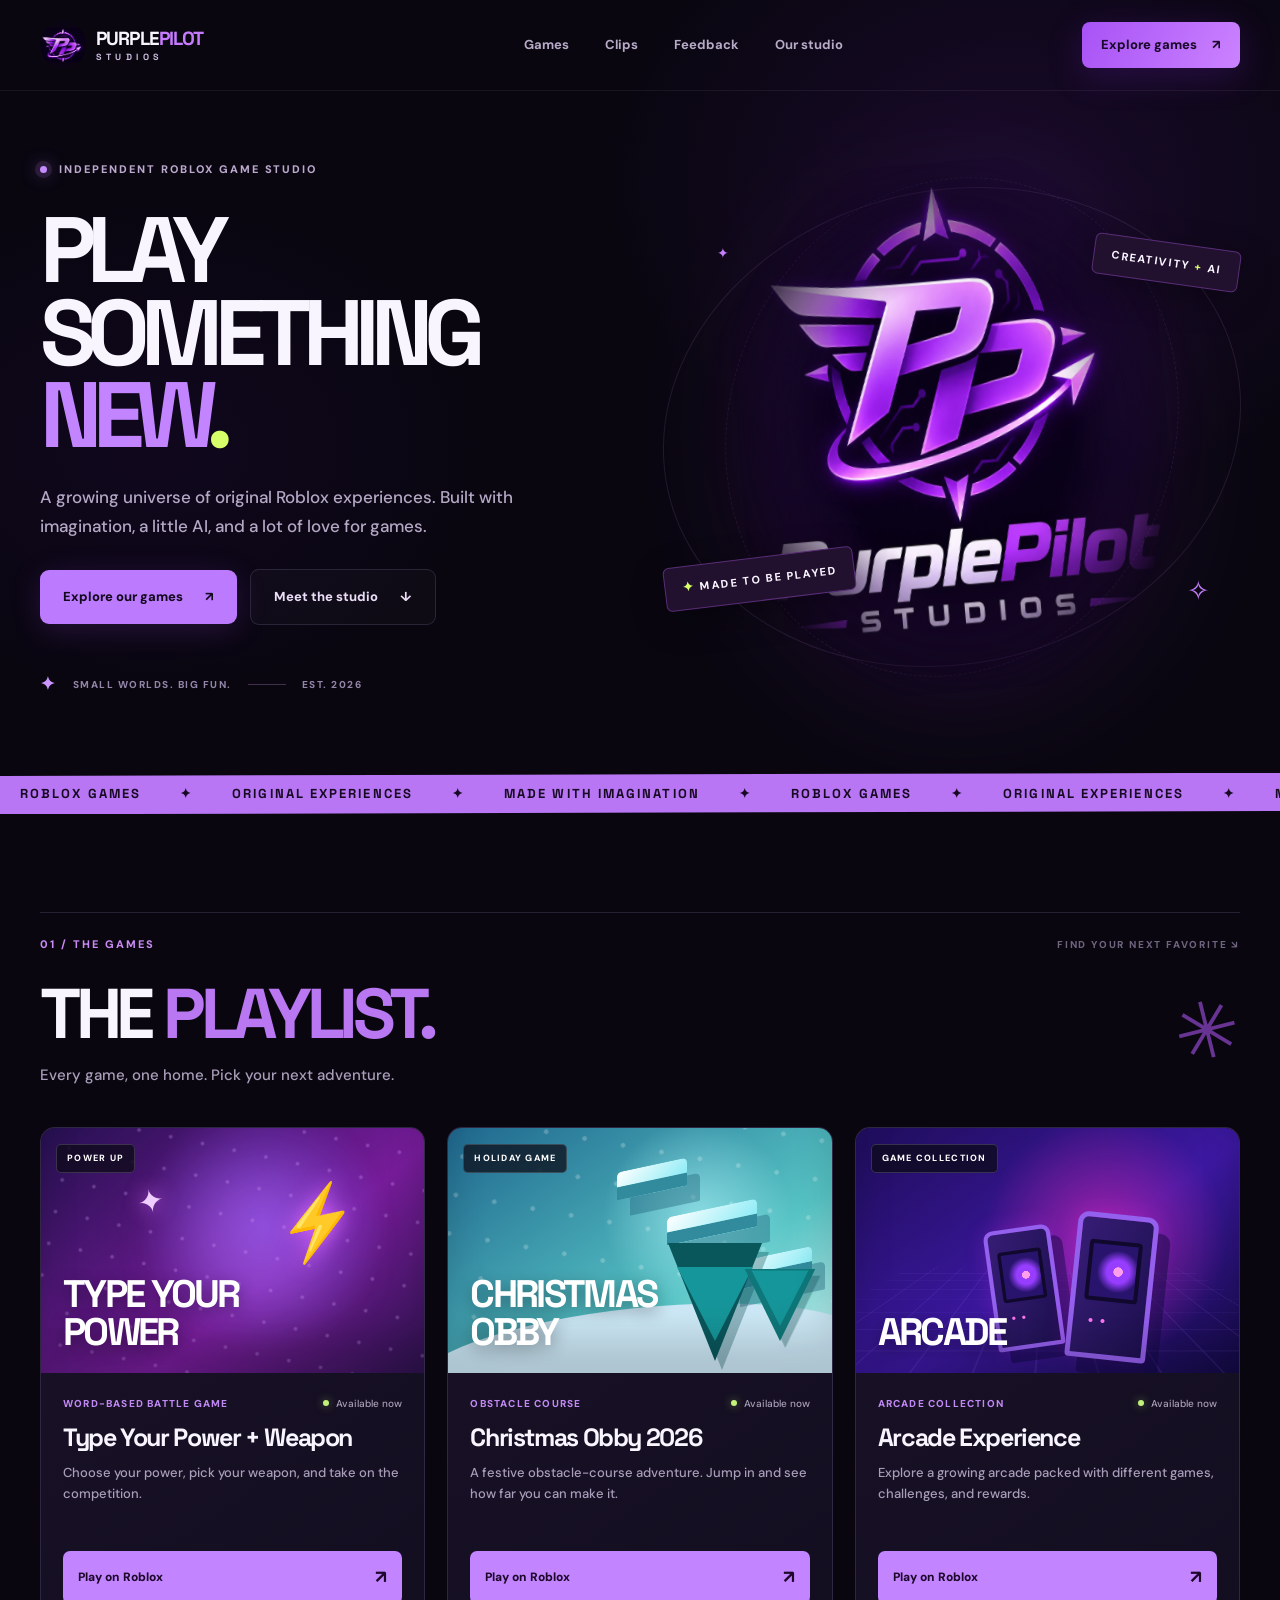
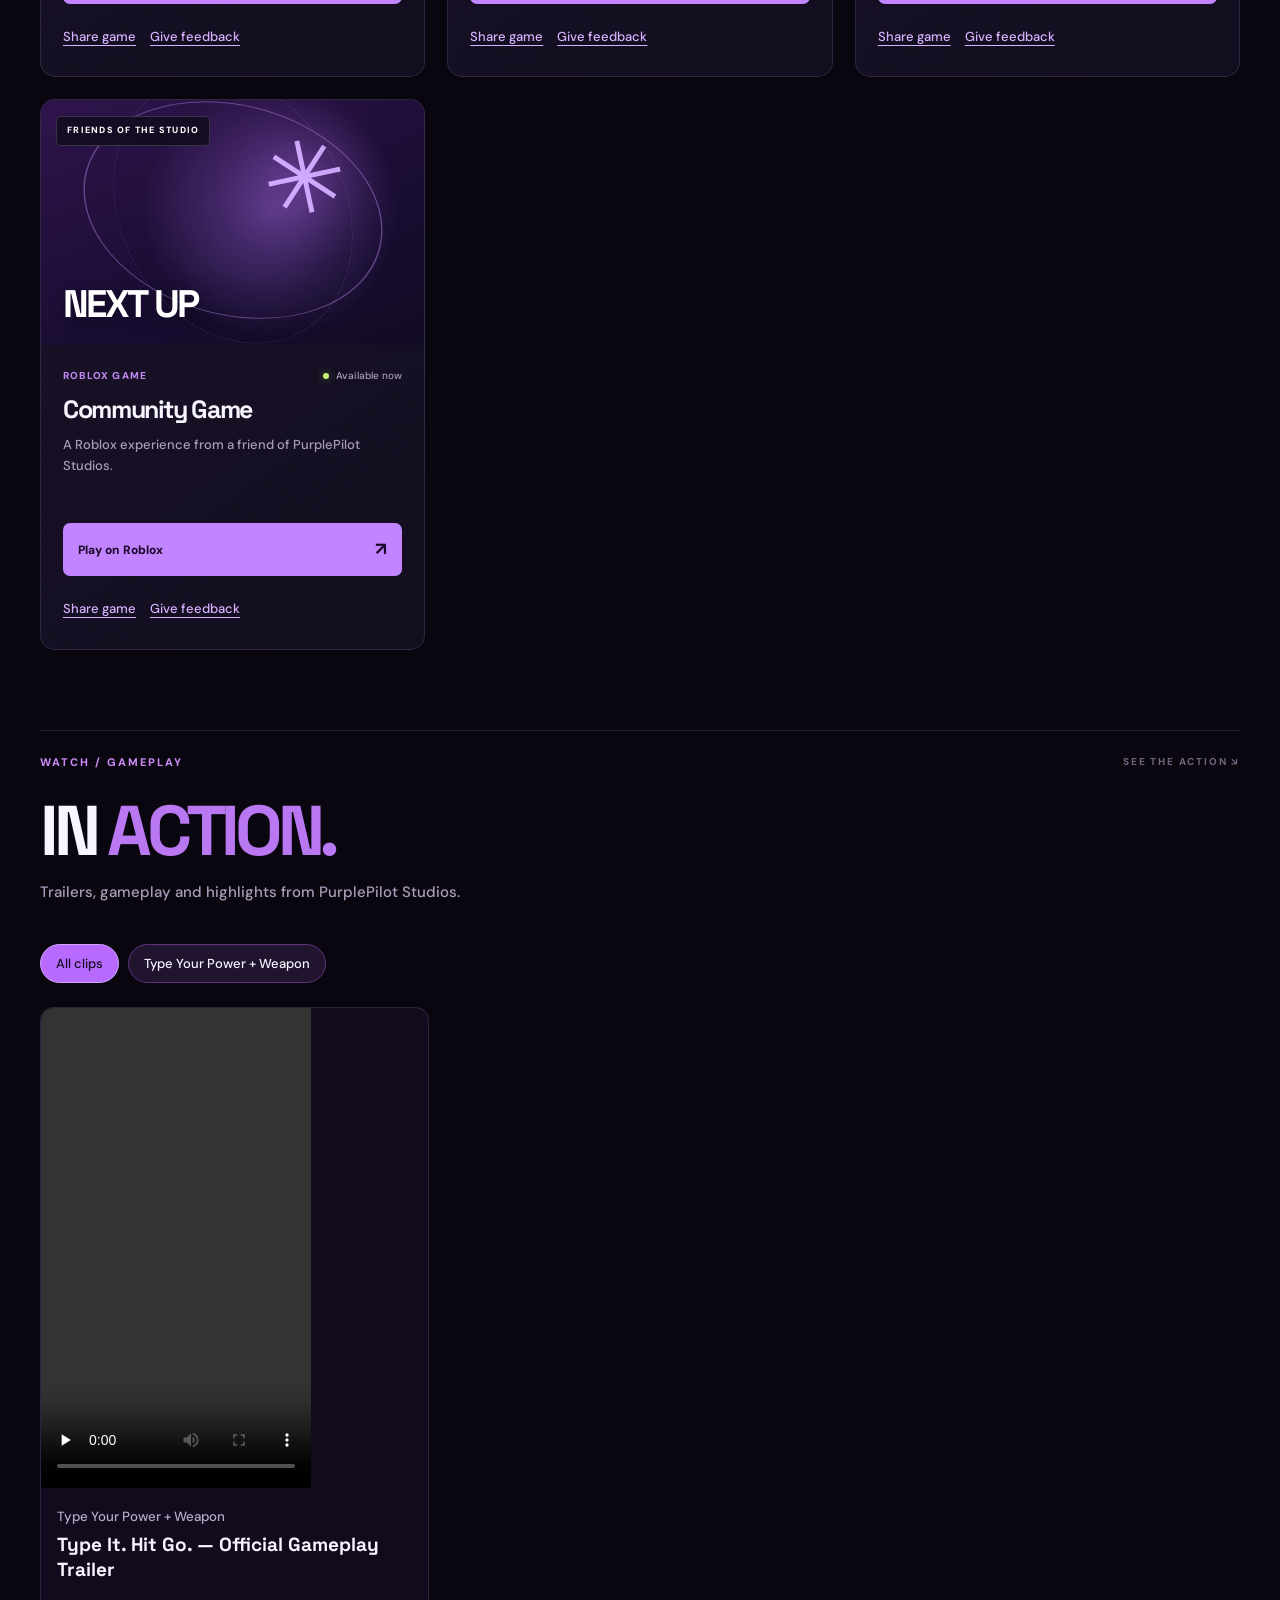
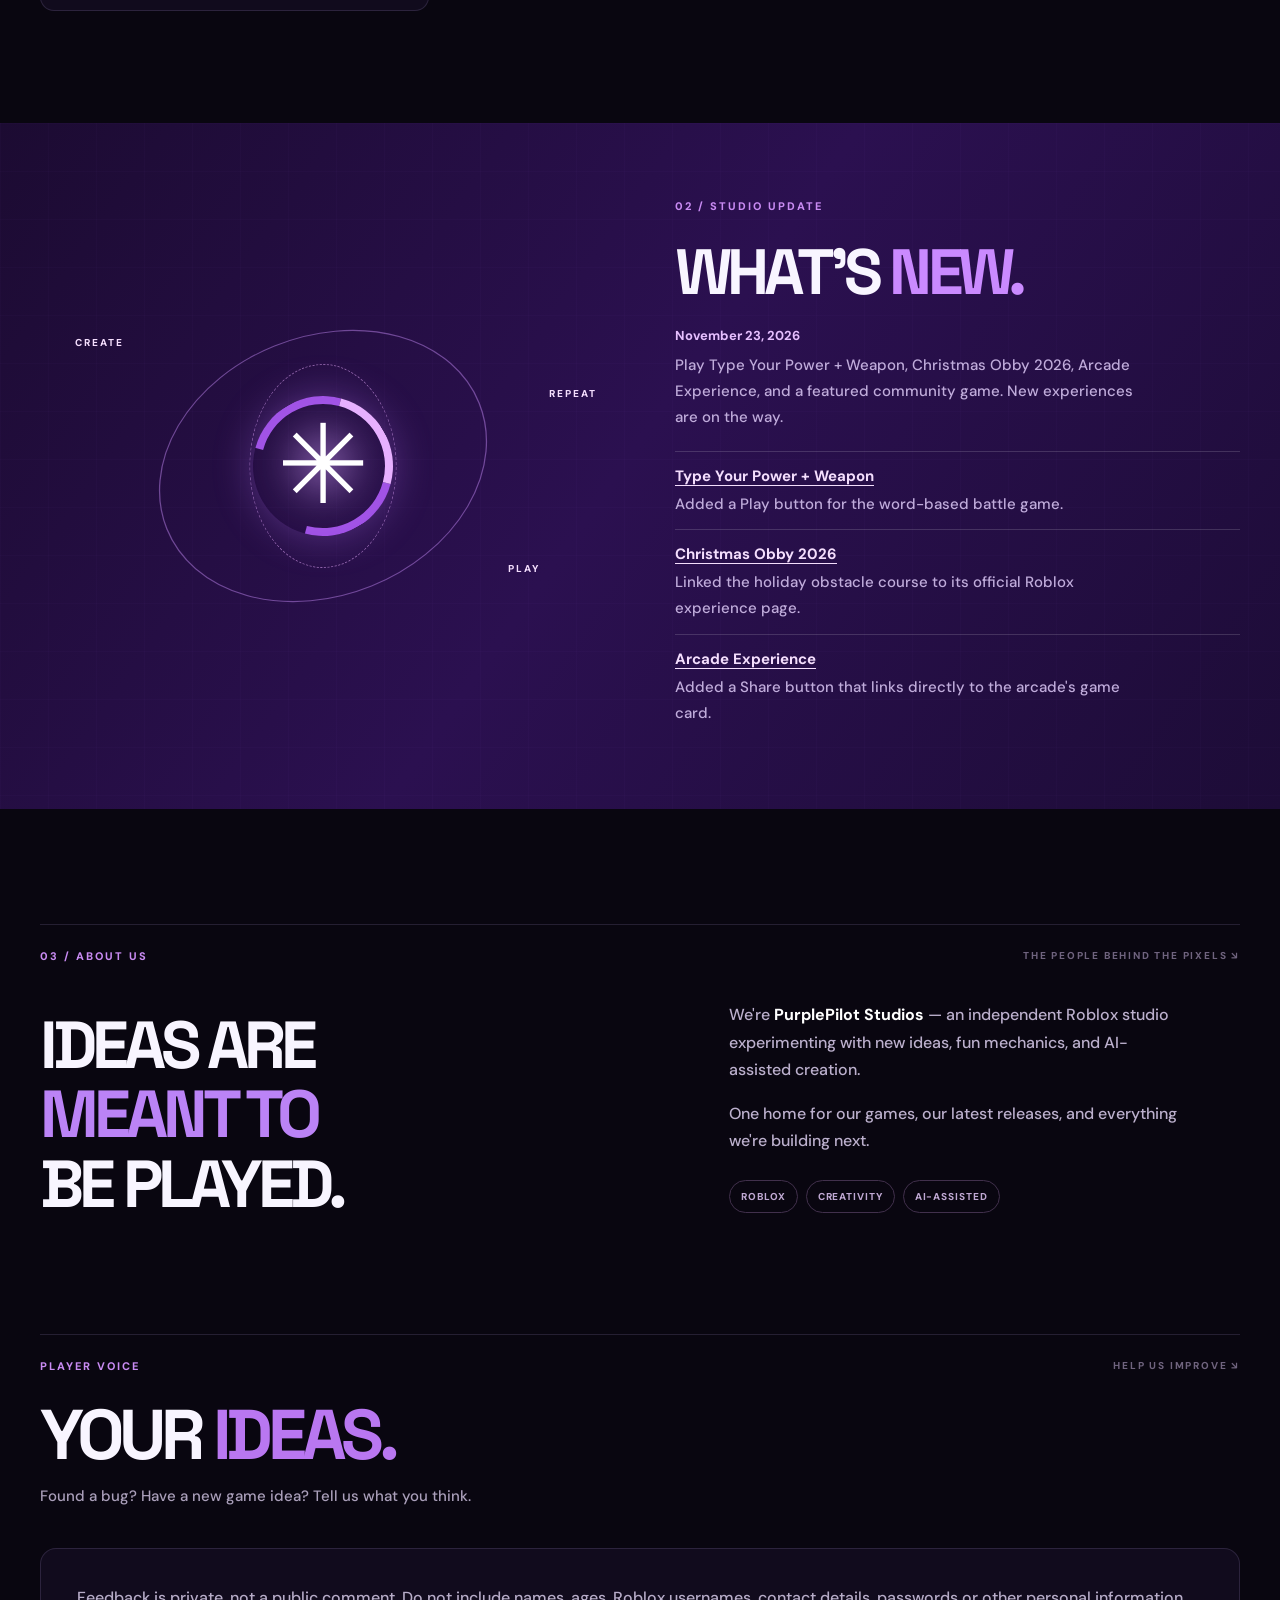
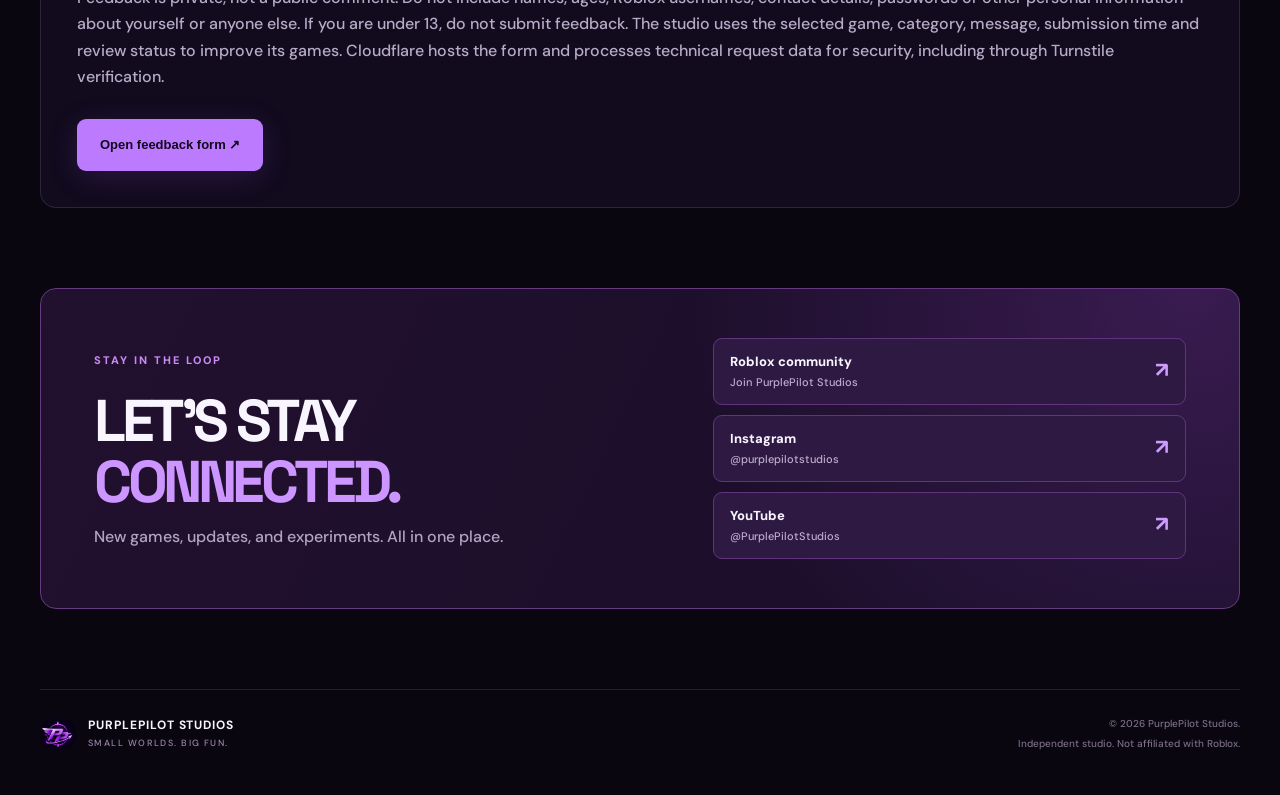
<file: index.html>
<!doctype html>
<html lang="en">
<head>
  <meta charset="UTF-8" />
  <meta name="viewport" content="width=device-width, initial-scale=1, viewport-fit=cover" />
  <meta name="theme-color" content="#0b0715" />
  <meta name="description" content="PurplePilot Studios creates original Roblox games with a little help from AI. Discover and play our games." />
  <meta property="og:title" content="PurplePilot Studios | Play Something New" />
  <meta property="og:description" content="Original Roblox experiences. Small worlds. Big fun." />
  <meta property="og:type" content="website" />
  <meta property="og:url" content="https://purplepilotstudios.pages.dev/" />
  <meta property="og:image" content="https://purplepilotstudios.pages.dev/assets/studio-logo.webp" />
  <link rel="icon" type="image/png" href="assets/favicon.png" />
  <link rel="apple-touch-icon" href="assets/favicon.png" />
  <link rel="preconnect" href="https://fonts.googleapis.com" />
  <link rel="preconnect" href="https://fonts.gstatic.com" crossorigin />
  <link href="https://fonts.googleapis.com/css2?family=DM+Sans:wght@400;500;600;700;800&family=Space+Grotesk:wght@400;500;600;700&display=swap" rel="stylesheet" />
  <link rel="stylesheet" href="styles.css" />
  <title>PurplePilot Studios — Play Something New</title>
  <script defer src="config.js"></script>
  <script defer src="site.js"></script>
  <script defer src="engagement.js"></script>
</head>
<body>
  <div class="site-bg" aria-hidden="true"></div>
  <header class="site-header" id="top">
    <nav class="nav shell" aria-label="Main navigation">
      <a class="brand" href="#top" aria-label="PurplePilot Studios, back to top">
        <img src="assets/mark.webp" alt="" class="brand-icon" width="46" height="46" />
        <span class="brand-wordmark"><strong>PURPLE<span>PILOT</span></strong><small>STUDIOS</small></span>
      </a>
      <div class="nav-links">
        <a href="#games">Games</a>
        <a href="#clips">Clips</a>
        <a href="#feedback">Feedback</a>
        <a href="#studio">Our studio</a>
      </div>
      <a class="nav-cta" href="#games">Explore games <span aria-hidden="true">↗</span></a>
    </nav>
  </header>

  <main>
    <section class="hero shell" aria-labelledby="hero-title">
      <div class="hero-left">
        <div class="eyebrow"><span class="live-dot"></span> INDEPENDENT ROBLOX GAME STUDIO</div>
        <h1 id="hero-title">PLAY<br/>SOMETHING<br/><em>NEW<span class="period">.</span></em></h1>
        <p class="hero-description">A growing universe of original Roblox experiences. Built with imagination, a little AI, and a lot of love for games.</p>
        <div class="hero-actions">
          <a class="button button-primary" href="#games">Explore our games <span aria-hidden="true">↗</span></a>
          <a class="button button-ghost" href="#studio">Meet the studio <span aria-hidden="true">↓</span></a>
        </div>
        <div class="hero-micro"><span class="star-symbol">✦</span> SMALL WORLDS. BIG FUN. <span class="micro-line"></span> EST. 2026</div>
      </div>
      <div class="hero-art" aria-label="PurplePilot Studios logo">
        <div class="hero-art-glow" aria-hidden="true"></div>
        <span class="floating-label float-top">CREATIVITY <span>+</span> AI</span>
        <div class="logo-frame"><img src="assets/studio-logo.webp" alt="PurplePilot Studios winged PP logo" width="530" height="530" /></div>
        <span class="floating-label float-bottom"><span class="tiny-spark">✦</span> MADE TO BE PLAYED</span>
        <div class="hero-star star-one" aria-hidden="true">✧</div>
        <div class="hero-star star-two" aria-hidden="true">✦</div>
      </div>
    </section>

    <div class="strip" aria-hidden="true"><div>ROBLOX GAMES <span>✦</span> ORIGINAL EXPERIENCES <span>✦</span> MADE WITH IMAGINATION <span>✦</span> ROBLOX GAMES <span>✦</span> ORIGINAL EXPERIENCES <span>✦</span> MADE WITH IMAGINATION</div></div>

    <section class="games-section shell" id="games" aria-labelledby="games-title">
      <div class="section-topline"><span class="mini-label">01 / THE GAMES</span><span class="right-note">FIND YOUR NEXT FAVORITE ↘</span></div>
      <div class="section-heading"><div><h2 id="games-title">THE <span>PLAYLIST.</span></h2><p>Every game, one home. Pick your next adventure.</p></div><span class="section-mark" aria-hidden="true">✳</span></div>
      <div id="game-grid" class="game-grid" aria-live="polite"></div>
    </section>

    <section class="engage-section shell" id="clips" aria-labelledby="clips-title">
      <div class="section-topline"><span class="mini-label">WATCH / GAMEPLAY</span><span class="right-note">SEE THE ACTION ↘</span></div>
      <div class="section-heading"><div><h2 id="clips-title">IN <span>ACTION.</span></h2><p>Trailers, gameplay and highlights from PurplePilot Studios.</p></div></div>
      <div id="clip-filters" class="engage-filters" aria-label="Filter videos by game" hidden></div>
      <div id="clip-grid" class="clip-grid"></div>
      <div id="clip-empty" class="engage-panel"><h3>More gameplay clips coming soon.</h3><p>Watch our latest videos on YouTube while we build the gallery.</p><a class="text-link" href="https://www.youtube.com/@PurplePilotStudios" target="_blank" rel="noopener noreferrer">Visit our YouTube channel ↗</a></div>
      <noscript>Enable JavaScript to browse the video gallery.</noscript>
    </section>

    <section class="update-section" id="updates" aria-labelledby="update-title">
      <div class="shell update-layout">
        <div class="update-visual" aria-hidden="true">
          <div class="update-rings"><span></span><span></span><span></span></div>
          <div class="update-center">✳</div>
          <span class="orbit-label orbit-one">CREATE</span><span class="orbit-label orbit-two">PLAY</span><span class="orbit-label orbit-three">REPEAT</span>
        </div>
        <div class="update-copy">
          <span id="announcement-eyebrow" class="mini-label">02 / STUDIO UPDATE</span>
          <h2 id="update-title">WHAT'S <span>NEW.</span></h2>
          <time class="update-date" datetime="2026-11-23">November 23, 2026</time>
          <p id="announcement-body">All three Roblox games are now playable from the hub.</p>
          <ul class="update-list" role="list">
            <li>
              <a href="#game-type-your-power-weapon">Type Your Power + Weapon</a>
              <p>Added a Play button for the word-based battle game.</p>
            </li>
            <li>
              <a href="#game-christmas-obby">Christmas Obby 2026</a>
              <p>Linked the holiday obstacle course to its official Roblox experience page.</p>
            </li>
            <li>
              <a href="#game-arcade-experience">Arcade Experience</a>
              <p>Added a Share button that links directly to the arcade's game card.</p>
            </li>
          </ul>
        </div>
      </div>
    </section>

    <section class="about-section shell" id="studio" aria-labelledby="about-title">
      <div class="section-topline"><span class="mini-label">03 / ABOUT US</span><span class="right-note">THE PEOPLE BEHIND THE PIXELS ↘</span></div>
      <div class="about-grid">
        <div class="about-copy"><h2 id="about-title">IDEAS ARE<br/><span>MEANT TO</span><br/>BE PLAYED.</h2></div>
        <div class="about-details"><p>We're <strong>PurplePilot Studios</strong> — an independent Roblox studio experimenting with new ideas, fun mechanics, and AI-assisted creation.</p><p>One home for our games, our latest releases, and everything we're building next.</p><div class="pill-row"><span>ROBLOX</span><span>CREATIVITY</span><span>AI-ASSISTED</span></div></div>
      </div>
    </section>

    <section class="engage-section feedback-section shell" id="feedback" aria-labelledby="feedback-title">
      <div class="section-topline"><span class="mini-label">PLAYER VOICE</span><span class="right-note">HELP US IMPROVE ↘</span></div>
      <div class="section-heading"><div><h2 id="feedback-title">YOUR <span>IDEAS.</span></h2><p>Found a bug? Have a new game idea? Tell us what you think.</p></div></div>
      <div class="engage-panel">
        <p>Feedback is private, not a public comment. Do not include names, ages, Roblox usernames, contact details, passwords or other personal information about yourself or anyone else. If you are under 13, do not submit feedback. The studio uses the selected game, category, message, submission time and review status to improve its games. Cloudflare hosts the form and processes technical request data for security, including through Turnstile verification.</p>
        <button type="button" class="button button-primary" id="feedback-open">Open feedback form ↗</button>
        <p id="feedback-status" role="status" aria-live="polite"></p>
        <form id="feedback-form" hidden>
          <label for="feedback-game">Game</label><select id="feedback-game" name="game"><option value="studio">Studio / website / new game idea</option></select>
          <label for="feedback-kind">Feedback type</label><select id="feedback-kind" name="category" required><option value="idea">Idea or feature request</option><option value="bug">Bug report</option><option value="feedback">General feedback</option></select>
          <label for="feedback-message">What should we know?</label><textarea id="feedback-message" name="message" rows="5" minlength="10" maxlength="1000" required placeholder="For a bug, describe what happened and how to reproduce it. No personal information."></textarea>
          <small>10–1,000 characters. Messages are stored privately for studio review, not published. Please do not submit if you are under 13.</small>
          <div id="feedback-challenge"></div>
          <button type="submit" class="button button-primary" id="feedback-submit" disabled>Send feedback</button>
        </form>
        <noscript>Feedback requires JavaScript.</noscript>
      </div>
    </section>

    <section class="connect shell" aria-labelledby="connect-title">
      <div class="connect-inner">
        <div><span class="mini-label">STAY IN THE LOOP</span><h2 id="connect-title">LET'S STAY<br/><em>CONNECTED.</em></h2><p>New games, updates, and experiments. All in one place.</p></div>
        <div id="social-links" class="social-links" aria-label="Studio social media links"><span class="muted-social">Our social profiles are being connected.</span></div>
      </div>
    </section>
  </main>

  <footer class="site-footer shell">
    <div class="footer-left"><img src="assets/mark.webp" alt="" width="36" height="36" /><div><strong>PURPLEPILOT STUDIOS</strong><small>SMALL WORLDS. BIG FUN.</small></div></div>
    <div class="footer-right"><span>© <span id="year">2026</span> PurplePilot Studios.</span><span>Independent studio. Not affiliated with Roblox.</span></div>
  </footer>
</body>
</html>
</file>
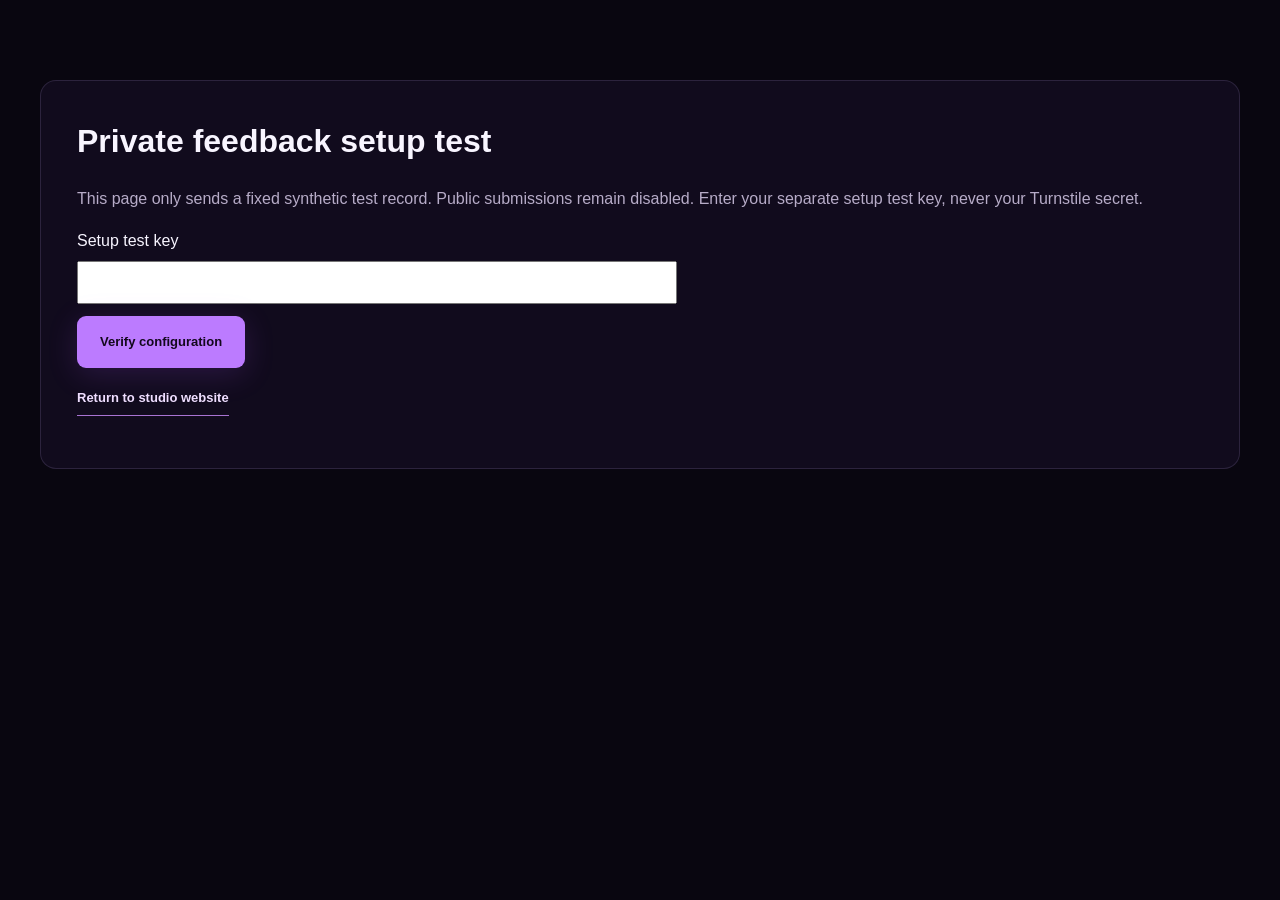
<file: feedback-test.html>
<!doctype html>
<html lang="en"><head><meta charset="utf-8"><meta name="viewport" content="width=device-width, initial-scale=1"><meta name="robots" content="noindex,nofollow"><meta name="referrer" content="no-referrer"><title>PurplePilot | Feedback setup test</title><link rel="stylesheet" href="/styles.css"><script defer src="/feedback-test.js"></script></head>
<body><main class="shell engage-section"><div class="engage-panel"><h1>Private feedback setup test</h1><p>This page only sends a fixed synthetic test record. Public submissions remain disabled. Enter your separate setup test key, never your Turnstile secret.</p><form id="unlock-test"><label for="setup-key">Setup test key</label><br><input id="setup-key" type="password" autocomplete="off" required minlength="32" maxlength="256" style="width:100%;max-width:600px;padding:12px;margin-top:8px"><br><button class="button button-primary" type="submit">Verify configuration</button></form><p id="test-status" role="status" aria-live="polite"></p><div id="test-controls" hidden><div id="test-challenge"></div><button id="send-test" type="button" class="button button-primary" disabled>Send synthetic test report</button></div><p><a class="text-link" href="/">Return to studio website</a></p></div></main></body></html>
</file>
<file: styles.css>
:root {
  --ink: #f8f5ff;
  --soft: #b7acc8;
  --muted: #857996;
  --surface: #110b1d;
  --stroke: rgba(206, 180, 255, .14);
  --purple: #b86aff;
  --magenta: #e26eff;
  --acid: #d7ff69;
  --page: #090610;
  --font-display: "Space Grotesk", "Arial Black", sans-serif;
  --font-body: "DM Sans", Arial, sans-serif;
}
*, *::before, *::after { box-sizing: border-box; }
html {scroll-behavior: smooth; scroll-padding-top: 110px; overflow-x: clip;}
body {margin:0; color:var(--ink); background:var(--page); font: 500 16px/1.5 var(--font-body); -webkit-font-smoothing:antialiased; min-width: 320px; overflow-x:hidden;}
a {color:inherit; text-decoration:none;}
button, a { -webkit-tap-highlight-color: transparent; }
a:focus-visible {outline:2px solid var(--acid);outline-offset:5px;border-radius:5px;}
img {max-width:100%;display:block;}
::selection {background:var(--purple);color:#130a20;}
.shell {width:min(calc(100% - 80px),1210px); margin-inline:auto;}
.site-bg {position:absolute;top:0;inset-inline:0;height:830px;z-index:-1;pointer-events:none;background:radial-gradient(ellipse 540px 420px at 79% 22%,rgba(94,28,157,.19),transparent 75%),radial-gradient(ellipse 480px 360px at 12% 54%,rgba(53,13,96,.17),transparent 68%);}
.site-header {position:relative;z-index:5;border-bottom:1px solid rgba(255,255,255,.06);}
.nav {height:90px;display:flex;align-items:center;justify-content:space-between;gap:30px;}
.brand {display:flex;align-items:center;gap:10px; min-width: 244px;}
.brand-icon {border-radius:50%; width:46px;height:46px;object-fit:cover;}
.brand-wordmark {display:flex; flex-direction:column; gap:0; letter-spacing:.045em; font-family:var(--font-display); line-height:1;}
.brand-wordmark strong {font-weight:700;font-size:19px;letter-spacing:-.045em;}
.brand-wordmark strong span {color:#c67bff;}
.brand-wordmark small {font-size:9px;letter-spacing:.5em;margin-top:5px;color:#cdc0df;font-weight:700;}
.nav-links {display:flex;align-items:center;gap:36px;color:#b8abc8;font-size:13px;font-weight:700;}
.nav-links a {transition:color .2s;}
.nav-links a:hover {color:white;}
.nav-cta {background:linear-gradient(116deg,#a852f6,#cb83ff);color:#1a092a;display:inline-flex;align-items:center;justify-content:center;gap:15px;padding:13px 19px;border-radius:8px;font-size:13px;font-weight:800;white-space:nowrap;box-shadow:0 8px 35px rgba(126,33,208,.23);transition:transform .2s,box-shadow .2s;}
.nav-cta:hover,.button-primary:hover {transform:translateY(-3px);box-shadow:0 14px 35px rgba(126,33,208,.32);}
.hero {min-height:620px;display:grid;grid-template-columns:1.03fr .97fr;gap:12px;align-items:center;padding-block:65px 75px;}
.hero-left {position:relative;z-index:2;}
.eyebrow,.mini-label,.right-note {font-size:11px;font-weight:800;letter-spacing:.18em;}
.eyebrow {display:inline-flex;gap:12px;align-items:center;color:#bca9ce;}
.live-dot {width:7px;height:7px;border-radius:50%;background:#c68bff;box-shadow:0 0 0 5px rgba(198,139,255,.12), 0 0 18px #be79ff;}
h1,h2,h3,p {margin-top:0;}
h1,h2,h3 {font-family:var(--font-display);}
.hero h1 {font-size:clamp(70px,7.25vw,109px);line-height:.89;letter-spacing:-.095em;font-weight:700;margin:29px 0 26px;text-transform:uppercase;}
.hero h1 em {font-style:normal;color:#c285ff;}
.period {color:var(--acid);}
.hero-description {max-width:480px;font-size:17px;color:#b4a8c5;line-height:1.72;}
.hero-actions {display:flex;align-items:center;gap:13px;flex-wrap:wrap;margin-top:28px;}
.button {font-weight:800;font-size:13px;display:inline-flex;align-items:center;gap:22px;border-radius:9px;padding:17px 23px;justify-content:center;transition:transform .2s,box-shadow .2s,border-color .2s;min-height:52px;}
.button-primary {background:#bc7bff;color:#13081d;box-shadow:0 6px 30px rgba(173,83,255,.17);}
.button-ghost {border:1px solid var(--stroke);background:rgba(255,255,255,.025);color:#ebddf7;}
.button-ghost:hover {border-color:#a06bc4;transform:translateY(-2px);}
.hero-micro {color:#9285a7;letter-spacing:.15em;font-size:10px;font-weight:800;display:flex;align-items:center;gap:16px;margin-top:46px;white-space:nowrap;}
.star-symbol {color:#cc96ff;font-size:18px;}
.micro-line {display:inline-block;width:38px;height:1px;background:#40304c;}
.hero-art {height:520px;position:relative;display:flex;align-items:center;justify-content:center;isolation:isolate;}
.hero-art::before {content:"";position:absolute;inset:23px 18px;border:1px solid rgba(215,171,255,.11);border-radius:50%;transform:rotate(-13deg) scaleX(1.08);}
.hero-art::after {content:"";position:absolute;inset:7px 65px;border:1px dashed rgba(209,167,255,.09);border-radius:50%;transform:rotate(20deg);}
.hero-art-glow {position:absolute;width:370px;height:370px;border-radius:50%;background:radial-gradient(circle,#7c27ce60,#7229be21 55%,transparent 75%);filter:blur(40px);}
.logo-frame {height:430px;width:430px;position:relative;z-index:1;display:flex;align-items:center;justify-content:center;transform:rotate(-5deg);filter:drop-shadow(0 18px 55px rgba(159,45,237,.25));}
.logo-frame img {width:100%;border-radius:32px;mask-image:radial-gradient(ellipse 62% 61% at 50% 50%,black 44%,transparent 87%);}
.floating-label {position:absolute;z-index:2;background:#21102e;border:1px solid #592d77;padding:11px 17px;border-radius:6px;font-size:11px;font-weight:800;letter-spacing:.15em;transform:rotate(8deg);box-shadow:0 10px 35px rgba(0,0,0,.3);}
.floating-label span {color:var(--acid);}
.float-top {top:75px;right:0;}
.float-bottom {left:0;bottom:86px;transform:rotate(-7deg);}
.tiny-spark {font-size:13px;}
.hero-star {position:absolute;color:#c680ff;}
.star-one {right:30px;bottom:75px;font-size:27px;}
.star-two {left:53px;top:76px;font-size:14px;}
.strip {overflow:hidden;white-space:nowrap;background:#b876f4;color:#170923;clip-path:polygon(0 8%,100% 0,100% 92%,0 100%);margin-bottom:98px;}
.strip div {font:800 13px/1.2 var(--font-display);letter-spacing:.16em;padding:13px 20px;text-align:center;}
.strip span {padding-inline:34px;}
.section-topline {border-top:1px solid var(--stroke);padding-top:23px;display:flex;align-items:center;justify-content:space-between;gap:20px;}
.mini-label {color:#c98bf3;}
.right-note {color:#6f637e;font-size:10px;}
.section-heading {display:flex;align-items:center;justify-content:space-between;gap:20px;margin-top:25px;margin-bottom:40px;}
.section-heading h2,.update-copy h2,.about-copy h2 {font-weight:700;letter-spacing:-.075em;line-height:1.04;}
.section-heading h2 {font-size:clamp(44px,5.5vw,75px);margin-bottom:13px;}
.section-heading h2 span {color:#b977f1;}
.section-heading p {color:#aa9fba;margin:0;font-size:15px;}
.section-mark {font-size:78px;color:#683493;line-height:1;transform:rotate(-14deg);}
.game-grid {display:grid;grid-template-columns:repeat(3,minmax(0,1fr));gap:22px;}
.game-card {border-radius:15px;overflow:hidden;background:linear-gradient(145deg,#1b1329,#120d1f);border:1px solid var(--stroke);display:flex;flex-direction:column;transition:transform .25s,border-color .25s,box-shadow .25s;}
.game-card:hover {transform:translateY(-7px);border-color:rgba(192,115,248,.44);box-shadow:0 20px 45px rgba(0,0,0,.19);}
.card-art {height:245px;position:relative;overflow:hidden;isolation:isolate;display:flex;align-items:center;justify-content:center;}
.card-art::after {content:"";position:absolute;z-index:1;inset:0;box-shadow:inset 0 -37px 38px rgba(0,0,0,.16);pointer-events:none;}
.card-flag {position:absolute;z-index:3;top:16px;left:15px;background:#0c0a15b8;border:1px solid rgba(255,255,255,.16);backdrop-filter:blur(12px);border-radius:5px;padding:7px 10px;color:white;font-size:9px;letter-spacing:.14em;font-weight:800;}
.card-art-title {position:absolute;z-index:2;bottom:22px;left:22px;font:700 clamp(27px,3vw,43px)/.98 var(--font-display);letter-spacing:-.07em;color:white;text-shadow:0 5px 16px rgba(0,0,0,.38);text-transform:uppercase;}
.art-christmas {background:radial-gradient(circle at 65% 36%,#b7f9ff95,transparent 32%),linear-gradient(145deg,#1f678e,#56c3c4 64%,#d0f9f6);}
.art-christmas::before {content:"";position:absolute;inset:0;opacity:.23;background-image:radial-gradient(circle,#fff 1.5px,transparent 2px);background-size:30px 30px;transform:rotate(10deg) scale(1.3);}
.snow-hill {position:absolute;left:-10%;right:-10%;bottom:-50px;height:115px;background:#cde9f7;border-radius:50% 50% 0 0;transform:rotate(-6deg);}
.platform {position:absolute;border-radius:5px 5px 1px 1px;background:linear-gradient(140deg,#fff,#8eecf6);border-bottom:13px solid #318b9d;transform:skewY(-12deg);box-shadow:13px 18px 0 rgba(24,92,116,.38);}
.platform-one {width:85px;height:28px;right:20px;bottom:90px;}
.platform-two {width:90px;height:28px;right:75px;bottom:137px;}
.platform-three {width:70px;height:28px;right:145px;bottom:180px;}
.pine {position:absolute;width:0;height:0;border-left:47px solid transparent;border-right:47px solid transparent;border-bottom:118px solid #125d61;filter:drop-shadow(7px 9px 0 #104e5555);transform:rotate(180deg);}
.pine::after {content:"";position:absolute;border-left:38px solid transparent;border-right:38px solid transparent;border-top:74px solid #15969a;top:-113px;left:-38px;}
.pine-one {right:70px;bottom:12px;border-bottom:0;border-top:118px solid #09565b;transform:rotate(0deg);}
.pine-one::after {top:-94px;left:-38px;}
.pine-two {right:5px;bottom:20px;border-bottom:0;border-top:96px solid #0f7779;transform:rotate(0deg) scale(.75);}
.pine-two::after {top:-94px;}
.art-arcade {background:radial-gradient(circle at 65% 45%,rgba(255,44,182,.52),transparent 43%),linear-gradient(145deg,#210e61 5%,#3c18a1 55%,#130a43);}
.art-arcade::before {content:"";position:absolute;inset:0;background:linear-gradient(transparent 0 95%,#8c5af966 97%) 0 0/100% 29px,linear-gradient(90deg,transparent 0 96%,#8c5af977 98%) 0 0/37px 100%;transform:perspective(210px) rotateX(49deg) scale(1.7) translateY(20px);transform-origin:bottom;opacity:.4;}
.arcade-cabinet {position:absolute;bottom:15px;width:81px;height:146px;background:linear-gradient(110deg,#361d75,#1e1051);border:5px solid #9460ee;border-radius:11px 11px 4px 4px;transform:skewY(-3deg);box-shadow:13px 15px 0 #0b073b75, 0 0 25px #e52cfc33;}
.arcade-cabinet::before {content:"";position:absolute;top:22px;left:9px;right:9px;height:61px;background:radial-gradient(circle at 60% 50%,#ff9fec 0 12%,#963dff 13% 30%,#28146c 56%);border:4px solid #10082d;border-radius:4px;}
.arcade-cabinet::after {content:"••";position:absolute;top:91px;left:15px;color:#ff78f5;letter-spacing:6px;}
.cab-one {left:44%;transform:translateX(-50%) rotate(-8deg) scale(.83);bottom:12px;}
.cab-two {left:67%;transform:translateX(-50%) rotate(6deg);bottom:13px;}
.art-future {background:radial-gradient(circle at 60% 45%,#a46de86d,transparent 48%),linear-gradient(155deg,#2f144c 0%,#160c2e 72%,#120b24);}
.art-future::before,.art-future::after {content:"";position:absolute;border:1px solid #ce97ff63;border-radius:50%;width:210px;height:210px;left:50%;top:45%;transform:translate(-50%,-50%) rotate(15deg) scaleX(1.45);}
.art-future::after {width:280px;height:280px;border-style:dashed;opacity:.44;transform:translate(-50%,-50%) rotate(-30deg) scaleX(.8);}
.future-star {position:absolute;font-size:100px;color:#d1aaff;text-shadow:0 0 60px #c474ff;line-height:1;left:58%;top:12%;transform:rotate(-12deg);}
.card-body {padding:23px 22px 22px;display:flex;flex-direction:column;flex:1;}
.card-meta {display:flex;align-items:center;justify-content:space-between;gap:12px;flex-wrap:wrap;margin-bottom:12px;}
.card-type {font-size:10px;font-weight:800;letter-spacing:.12em;text-transform:uppercase;color:#c189f4;}
.card-status {font-size:10px;color:#a9a0b8;display:inline-flex;align-items:center;gap:7px;white-space:nowrap;}
.card-status::before {content:"";height:6px;width:6px;border-radius:50%;background:#846f9c;}
.card-status.playable::before {background:#c3f27b;box-shadow:0 0 9px #baf06480;}
.game-card h3 {font-size:25px;line-height:1.12;letter-spacing:-.055em;margin:0 0 11px;}
.game-card .game-description {font-size:13px;color:#a99eb9;line-height:1.65;min-height:64px;margin:0 0 25px;}
.card-action {display:flex;align-items:center;justify-content:space-between;padding:13px 15px;font-size:12px;font-weight:800;border-radius:7px;margin-top:auto;min-height:47px;}
.card-action.active {background:#c285ff;color:#1d082b;transition:background .2s;}
.card-action.active:hover {background:#d8a9ff;}
.card-action.inactive {color:#82768e;border:1px solid #3b3048;background:#181125;cursor:default;}
.card-action .arrow {font-size:18px;}
.update-section {margin-top:112px;background:linear-gradient(125deg,#1c0b32,#2b1050 49%,#1d0c37);overflow:hidden;position:relative;}
.update-section::before {content:"";position:absolute;inset:0;opacity:.2;background-image:linear-gradient(#a669e222 1px,transparent 1px),linear-gradient(90deg,#a669e222 1px,transparent 1px);background-size:48px 48px;}
.update-layout {min-height:430px;display:grid;grid-template-columns:1fr 1fr;align-items:center;position:relative;gap:70px;}
.update-visual {position:relative;width:100%;height:380px;display:flex;align-items:center;justify-content:center;}
.update-rings {position:absolute;width:260px;height:260px;display:flex;align-items:center;justify-content:center;}
.update-rings span {position:absolute;display:block;border:1px solid #c58cf677;border-radius:50%;}
.update-rings span:nth-child(1) {inset:0;transform:rotate(-22deg) scaleX(1.3);}
.update-rings span:nth-child(2) {inset:28px;border-style:dashed;border-color:#ebadff88;transform:scaleX(.72) rotate(40deg);}
.update-rings span:nth-child(3) {inset:60px;border:8px solid #a052e6;border-left-color:transparent;border-right-color:#e7b1ff;transform:rotate(-30deg);box-shadow:0 0 42px #bc7bff55;}
.update-center {z-index:1;font-size:110px;color:#fff;text-shadow:0 0 40px #d6a1ff;}
.orbit-label {position:absolute;font-size:10px;font-weight:800;letter-spacing:.2em;color:#f4defd;}
.orbit-one {top:59px;left:35px;}.orbit-two {bottom:80px;right:65px;}.orbit-three {top:110px;right:8px;}
.update-copy {padding:70px 0;}
.update-copy h2 {font-size:clamp(48px,5vw,70px);margin:22px 0 20px;}
.update-copy h2 span {color:#ca8aff;}
.update-copy p {color:#c0acdb;line-height:1.72;font-size:15px;max-width:480px;}
.update-date {display:block;color:#e6bfff;font-size:13px;font-weight:700;margin-bottom:8px;}
.update-list {list-style:none;margin:20px 0 0;padding:0;}
.update-list li {border-top:1px solid #ffffff26;padding:12px 0;}
.update-list a {color:#f4defd;font-size:15px;font-weight:700;text-decoration:underline;text-underline-offset:4px;}
.update-list a:hover,.update-list a:focus-visible {color:#c9ff88;}
.update-list p {margin:4px 0 0;}
.text-link {display:inline-flex;gap:40px;align-items:center;color:#efdeff;font-size:13px;font-weight:800;padding-bottom:7px;border-bottom:1px solid #a873d2;}
.text-link:hover {color:#c9ff88;}
.about-section {padding-block:115px;}
.about-grid {display:grid;grid-template-columns:1.1fr .9fr;gap:65px;align-items:end;padding-top:37px;}
.about-copy h2 {font-size:clamp(45px,5.2vw,75px);margin:0;}
.about-copy h2 span {color:#bb83f6;}
.about-details {padding-bottom:6px;}
.about-details p {font-size:16px;line-height:1.72;color:#bcb0cd;max-width:460px;}
.about-details p strong {color:#fff;}
.pill-row {display:flex;gap:8px;margin-top:25px;flex-wrap:wrap;}
.pill-row span {border:1px solid #41304c;color:#bfa8d2;border-radius:30px;padding:8px 11px;font-size:10px;letter-spacing:.09em;font-weight:800;}
.connect {margin-bottom:80px;}
.connect-inner {padding:49px 53px;border:1px solid #673980;border-radius:16px;background:radial-gradient(circle at 96% 0%,#74359d56,transparent 42%),linear-gradient(115deg,#21102e,#1a0e29);display:grid;grid-template-columns:1fr .8fr;align-items:center;gap:28px;}
.connect h2 {font-size:clamp(38px,4.6vw,62px);letter-spacing:-.075em;line-height:1.04;margin:19px 0 13px;}
.connect h2 em {color:#cc95ff;font-style:normal;}
.connect p {color:#b2a4c4;margin:0;}
.social-links {display:grid;gap:10px;justify-content:stretch;}
.social-link {display:flex;align-items:center;justify-content:space-between;background:#2e1942;border:1px solid #61357d;border-radius:9px;padding:13px 16px;font-size:13px;font-weight:800;transition:border-color .2s,transform .2s;}
.social-link:hover {border-color:#c488f9;transform:translateX(3px);}
.social-link .social-handle {display:block;color:#bcadcf;font-size:11px;font-weight:500;margin-top:3px;}
.social-link .social-arrow {color:#cc9dff;font-size:21px;}
.muted-social {color:#c6b2d7;font-size:13px;border:1px dashed #6c4c80;padding:19px;border-radius:10px;}
.site-footer {display:flex;justify-content:space-between;gap:24px;align-items:center;border-top:1px solid var(--stroke);padding-block:26px 43px;}
.footer-left {display:flex;align-items:center;gap:12px;}
.footer-left img {width:36px;height:36px;border-radius:50%;}
.footer-left div {display:flex;flex-direction:column;gap:3px;}
.footer-left strong {font-size:12px;letter-spacing:.08em;}
.footer-left small {font-size:9px;letter-spacing:.16em;color:#9b86aa;}
.footer-right {display:flex;flex-direction:column;gap:5px;text-align:right;font-size:10px;color:#7b6e88;}
@media (max-width:1050px) {
  .shell{width:min(calc(100% - 52px),1210px);}
  .nav-links{gap:18px;}
  .hero h1{font-size:clamp(63px,7vw,88px);}
  .logo-frame{width:355px;height:355px;}
  .hero-art{height:455px;}
  .game-grid{gap:15px;}
  .card-art{height:210px;}
  .card-body{padding:18px;}
  .card-art-title{font-size:31px;}
  .about-grid{gap:32px;}
}
@media (max-width:760px) {
  html{scroll-padding-top:76px;}
  .shell{width:min(calc(100% - 36px),540px);}
  .nav{height:73px;}
  .brand{min-width:unset;}
  .brand-wordmark strong{font-size:17px;}
  .brand-icon{width:41px;height:41px;}
  .nav-links{display:none;}
  .nav-cta{padding:11px 13px;font-size:11px;gap:7px;}
  .hero{grid-template-columns:1fr;gap:0;padding-block:66px 5px;}
  .hero-left{z-index:2;}
  .hero h1{font-size:clamp(67px,13.4vw,102px);margin:24px 0;}
  .hero-description{font-size:15px;line-height:1.7;}
  .hero-actions{gap:10px;}
  .button{font-size:12px;padding:14px 17px;min-height:49px;gap:10px;}
  .hero-micro{margin-top:31px;font-size:9px;}
  .hero-art{height:385px;max-width:450px;width:100%;margin:16px auto 10px;}
  .logo-frame{height:330px;width:330px;}
  .hero-art-glow{height:275px;width:275px;}
  .floating-label{font-size:9px;padding:9px;}
  .float-top{right:5px;top:45px;}
  .float-bottom{left:3px;bottom:48px;}
  .strip{margin-bottom:72px;}
  .strip div{font-size:10px;padding:12px 0;}
  .strip span{padding-inline:18px;}
  .section-heading{margin:23px 0 31px;}
  .section-heading h2{font-size:clamp(45px,10vw,67px);}
  .section-mark{font-size:47px;}
  .right-note{font-size:8px;}
  .game-grid{grid-template-columns:1fr;gap:17px;}
  .card-art{height:245px;}
  .card-art-title{font-size:39px;}
  .card-body{padding:20px;}
  .game-card h3{font-size:24px;}
  .game-card .game-description{min-height:0;}
  .update-section{margin-top:80px;}
  .update-layout{grid-template-columns:1fr;gap:0;}
  .update-visual{height:245px;}
  .update-rings{width:180px;height:180px;}
  .update-center{font-size:78px;}
  .orbit-one{left:8px;top:44px;}.orbit-two{right:25px;bottom:25px;}.orbit-three{right:0;top:70px;}
  .update-copy{padding:0 0 67px;}
  .update-copy h2{font-size:60px;}
  .about-section{padding-block:77px;}
  .about-grid{grid-template-columns:1fr;gap:25px;padding-top:27px;}
  .about-copy h2{font-size:clamp(47px,10vw,62px);}
  .about-details p{font-size:14px;}
  .connect{margin-bottom:56px;}
  .connect-inner{padding:33px 25px;grid-template-columns:1fr;}
  .connect h2{font-size:46px;}
  .site-footer{flex-direction:column;align-items:flex-start;gap:22px;}
  .footer-right{text-align:left;}
}
@media (max-width:390px) {
  .brand-wordmark strong{font-size:14px;}
  .brand-wordmark small{font-size:8px;}
  .nav-cta{padding:10px 9px;font-size:10px;}
  .hero h1{font-size:64px;}
  .hero-actions{flex-direction:column;align-items:stretch;}
  .hero-art{height:325px;}
  .logo-frame{width:285px;height:285px;}
  .hero-micro{gap:10px;font-size:8px;}
  .section-heading h2{font-size:43px;}
}
@media (prefers-reduced-motion:reduce){html{scroll-behavior:auto;}*,*::before,*::after{animation:none!important;transition:none!important;}}

/* PurplePilot Studios: Type Your Power + Weapon game card */
.art-power {background:radial-gradient(circle at 58% 40%,#7b54ff91,transparent 47%),linear-gradient(140deg,#251050,#761c99 60%,#2d124d);}
.art-power::before {content:"";position:absolute;inset:0;background:radial-gradient(circle,#dcaaff8c 1px,transparent 2px) 0 0/27px 27px;opacity:.5;transform:rotate(12deg) scale(1.2);}
.power-glow {position:absolute;left:37%;top:15%;width:150px;height:150px;border-radius:50%;background:#df80ff45;filter:blur(32px);}
.power-spark {position:absolute;color:#f0ceff;text-shadow:0 0 20px #d968ff;font-size:68px;transform:rotate(-12deg);}
.power-spark-one {left:61%;top:18%;}.power-spark-two {left:25%;top:20%;font-size:32px;}

/* V3: media and player feedback */
[hidden]{display:none!important}
.engage-section{padding-block:80px 0}
.feedback-section{padding-block:0 80px}
.engage-panel{padding:clamp(20px,4vw,36px);background:var(--surface);border:1px solid var(--stroke);border-radius:16px}
.engage-panel h3{margin:0 0 10px;font-family:var(--font-display);font-size:24px}
.engage-panel p,.engage-panel small{color:var(--soft);line-height:1.65}
.engage-panel .button{border:0;cursor:pointer;margin-top:12px}
.engage-panel button:disabled{opacity:.55;cursor:not-allowed}
.engage-panel button:focus-visible,.engage-link:focus-visible,.clip-play:focus-visible,.clip-filter:focus-visible,.engage-panel select:focus-visible,.engage-panel textarea:focus-visible{outline:2px solid var(--acid);outline-offset:3px}
.game-engagement{display:flex;gap:14px;flex-wrap:wrap;margin-top:15px}
.engage-link{border:0;background:none;color:#d7b2ff;font:inherit;font-size:13px;padding:8px 0;cursor:pointer;text-decoration:underline;text-underline-offset:4px}
.engage-filters{display:flex;flex-wrap:wrap;gap:9px;margin-bottom:24px}
.clip-filter{background:#20142e;border:1px solid #61357d;color:var(--ink);border-radius:24px;padding:9px 15px;cursor:pointer;font:inherit;font-size:13px}
.clip-filter[aria-pressed=true]{background:#b86aff;color:#140b20;border-color:#d4a4ff}
.clip-grid{display:grid;grid-template-columns:repeat(3,minmax(0,1fr));gap:16px}
.clip-card{min-width:0;border:1px solid var(--stroke);border-radius:14px;background:var(--surface);overflow:hidden}
.clip-frame{aspect-ratio:16/9;background:radial-gradient(circle at 50% 50%,#592c7a,#180e28);display:grid;place-items:center;overflow:hidden}
.clip-frame.short{aspect-ratio:9/16;max-height:480px}
.clip-frame iframe{width:100%;height:100%;border:0;grid-area:1/1}
.clip-play{width:100%;height:100%;grid-area:1/1;background:transparent;color:var(--ink);border:0;font:inherit;font-weight:800;cursor:pointer}
.clip-details{padding:16px;overflow-wrap:anywhere}
.clip-details h3{font:700 19px var(--font-display);margin:4px 0 12px}
.clip-details small{color:var(--soft)}
#feedback-form{display:grid;gap:12px;max-width:650px;margin-top:18px}
#feedback-form label{font-weight:700}
#feedback-form select,#feedback-form textarea{width:100%;background:#10091b;color:var(--ink);border:1px solid #6c4c80;border-radius:8px;padding:12px;font:inherit}
#feedback-form textarea{resize:vertical}
#feedback-form button{justify-self:start}
#feedback-status:empty{display:none}
@media(max-width:900px){.clip-grid{grid-template-columns:repeat(2,minmax(0,1fr))}}
@media(max-width:760px){.engage-section{padding-top:64px}.feedback-section{padding-top:0;padding-bottom:55px}.clip-grid{grid-template-columns:1fr}.clip-frame.short{max-height:440px}.engage-panel .button{width:100%;justify-content:center}}
</file>
